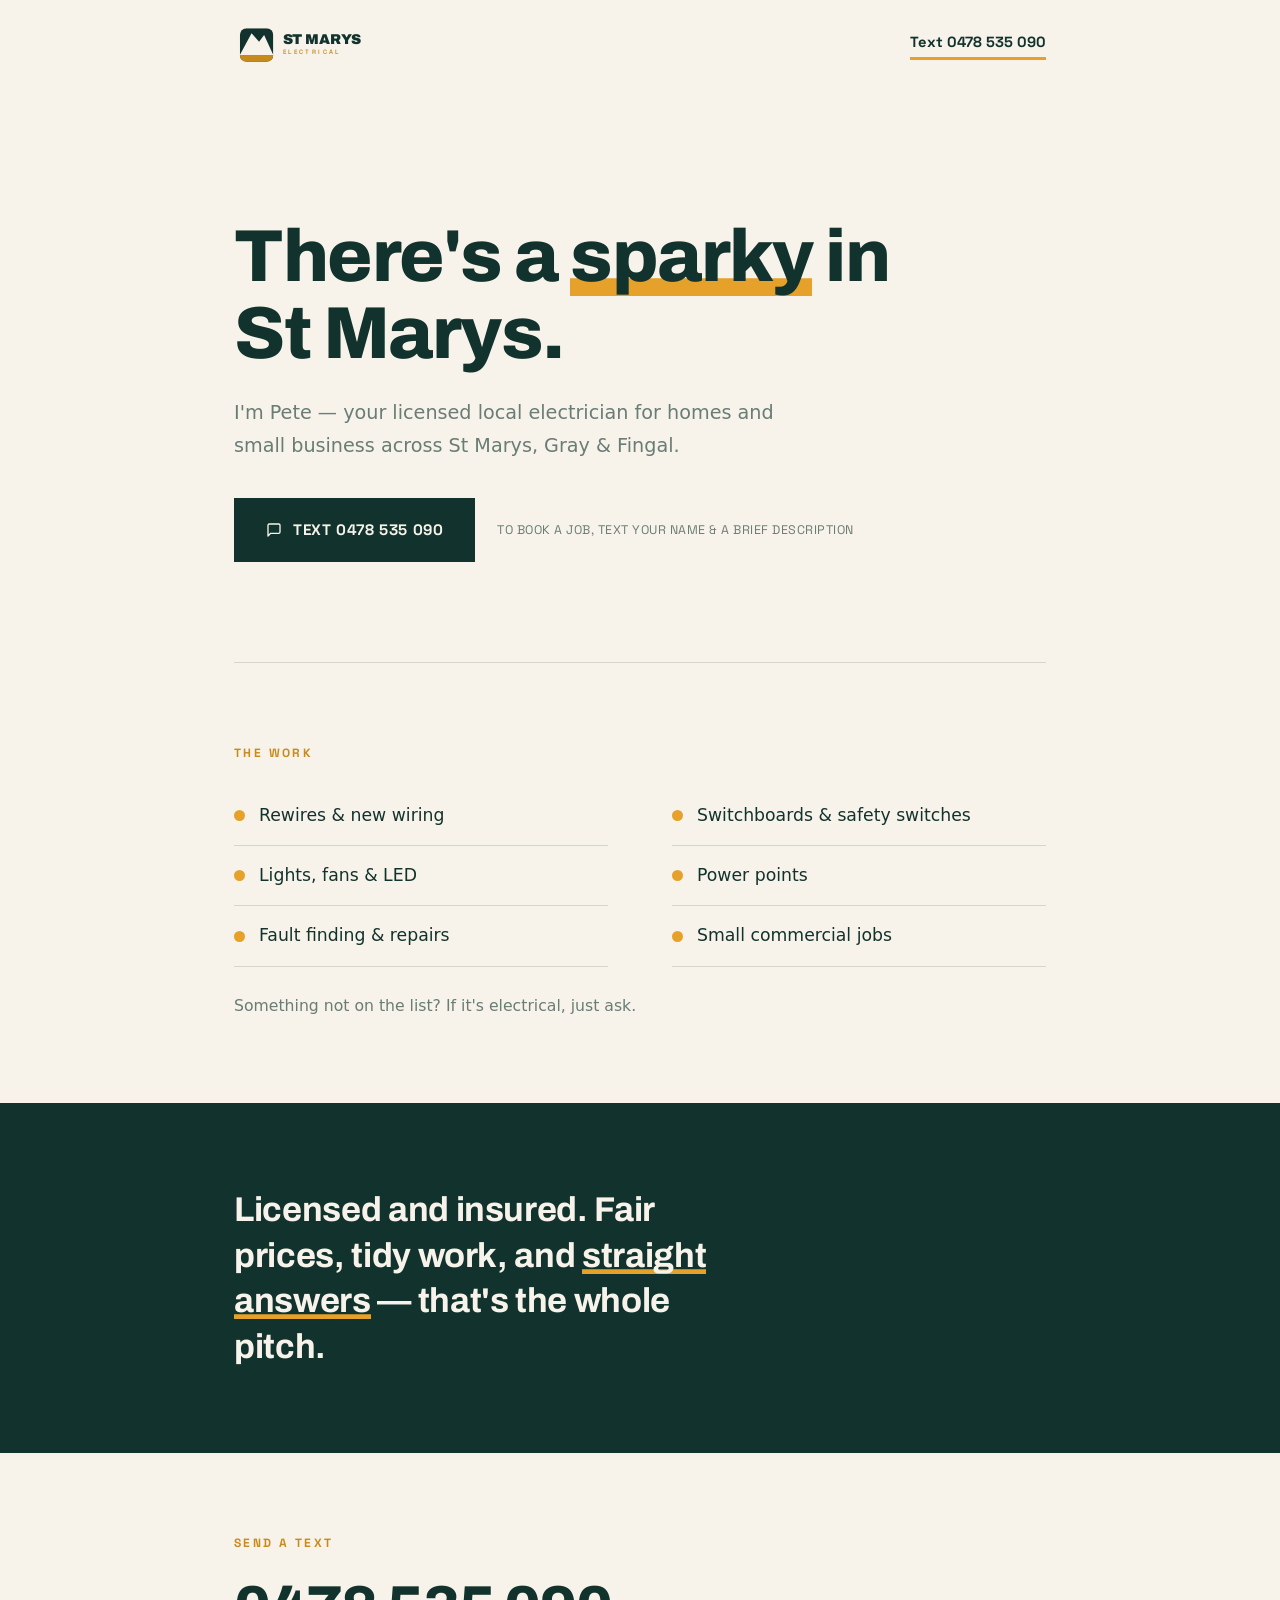
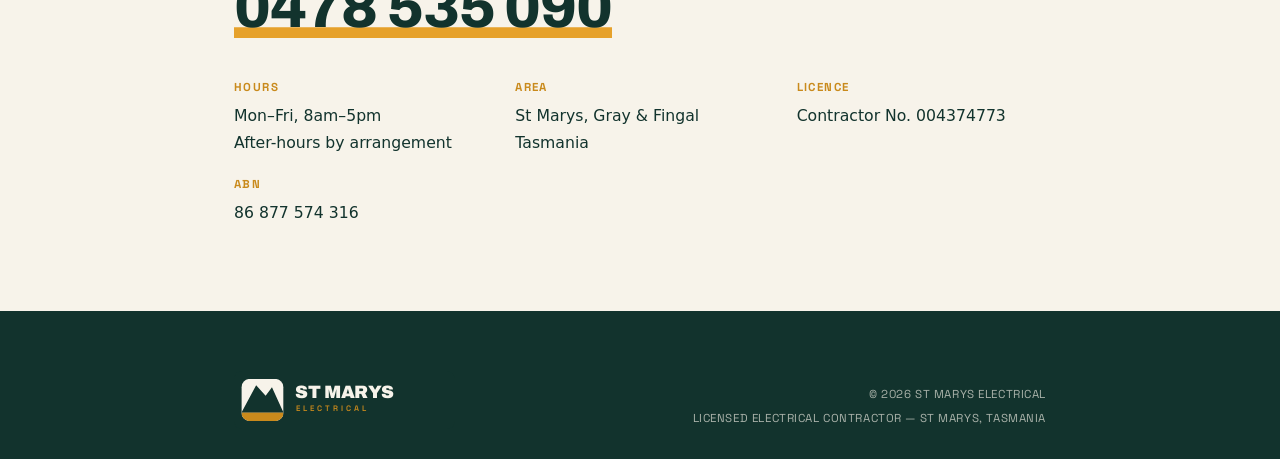
<file: index.html>
<!DOCTYPE html>
<html lang="en-AU">
<head>
  <meta charset="UTF-8" />
  <meta name="viewport" content="width=device-width, initial-scale=1.0" />
  <title>St Marys Electrical — Licensed Electrician, St Marys Tasmania</title>
  <meta name="description" content="St Marys Electrical — Pete, your licensed local electrician for St Marys, Gray & Fingal, Tasmania. Rewires, switchboards, lights, power points. Text for a quote." />
  <meta name="theme-color" content="#12332d" />
  <link rel="canonical" href="https://stmaryselectrical.au/" />

  <!-- Open Graph / social sharing -->
  <meta property="og:type" content="website" />
  <meta property="og:site_name" content="St Marys Electrical" />
  <meta property="og:title" content="St Marys Electrical — Licensed Electrician, St Marys Tasmania" />
  <meta property="og:description" content="Pete, your licensed local electrician for St Marys, Gray & Fingal, Tasmania. Text for a free quote." />
  <meta property="og:url" content="https://stmaryselectrical.au/" />
  <meta property="og:image" content="https://stmaryselectrical.au/assets/og-image.png" />
  <meta property="og:image:width" content="1200" />
  <meta property="og:image:height" content="630" />
  <meta property="og:locale" content="en_AU" />
  <meta name="twitter:card" content="summary_large_image" />
  <meta name="twitter:title" content="St Marys Electrical — Licensed Electrician" />
  <meta name="twitter:description" content="Licensed local electrician for St Marys, Gray & Fingal, Tasmania. Text for a free quote." />
  <meta name="twitter:image" content="https://stmaryselectrical.au/assets/og-image.png" />

  <link rel="icon" href="data:image/svg+xml,%3Csvg xmlns='http://www.w3.org/2000/svg' viewBox='0 0 80 80'%3E%3Crect width='80' height='80' rx='16' fill='%2312332d'/%3E%3CclipPath id='t'%3E%3Crect width='80' height='80' rx='16'/%3E%3C/clipPath%3E%3Cg clip-path='url(%23t)'%3E%3Cpath d='M0,64 L28,12 L46,32 L58,16 L80,64 Z' fill='%23f7f3ea'/%3E%3Crect x='0' y='64' width='80' height='16' fill='%23c98a1c'/%3E%3C/g%3E%3C/svg%3E" />
  <link rel="preconnect" href="https://fonts.googleapis.com" />
  <link rel="preconnect" href="https://fonts.gstatic.com" crossorigin />
  <link href="https://fonts.googleapis.com/css2?family=Archivo:wght@700;800;900&family=Space+Grotesk:wght@500;600;700&display=swap" rel="stylesheet" />
  <link rel="stylesheet" href="css/styles.css" />

  <script type="application/ld+json">
  {
    "@context": "https://schema.org",
    "@type": "Electrician",
    "@id": "https://stmaryselectrical.au/#business",
    "name": "St Marys Electrical",
    "priceRange": "$$",
    "description": "Licensed local electrician serving St Marys, Gray and Fingal, Tasmania — rewires, switchboards, lighting, power points, fault finding and small commercial work.",
    "url": "https://stmaryselectrical.au/",
    "logo": "https://stmaryselectrical.au/assets/logo/icon.png",
    "image": "https://stmaryselectrical.au/assets/og-image.png",
    "telephone": "+61478535090",
    "founder": { "@type": "Person", "name": "Peter Hammond" },
    "address": {
      "@type": "PostalAddress",
      "addressLocality": "Gray",
      "addressRegion": "TAS",
      "addressCountry": "AU"
    },
    "geo": {
      "@type": "GeoCoordinates",
      "latitude": -41.5793,
      "longitude": 148.1866
    },
    "areaServed": [
      { "@type": "City", "name": "St Marys, Tasmania" },
      { "@type": "City", "name": "Gray, Tasmania" },
      { "@type": "City", "name": "Fingal, Tasmania" }
    ],
    "openingHoursSpecification": [
      {
        "@type": "OpeningHoursSpecification",
        "dayOfWeek": ["Monday", "Tuesday", "Wednesday", "Thursday", "Friday"],
        "opens": "08:00",
        "closes": "17:00"
      }
    ]
  }
  </script>
</head>
<body>
  <a class="skip-link" href="#main">Skip to content</a>

  <header class="site-header">
    <div class="wrap">
      <a class="brand" href="#top" aria-label="St Marys Electrical — home">
        <svg class="brand-logo" xmlns="http://www.w3.org/2000/svg" viewBox="0 0 420 110" aria-hidden="true" focusable="false">
          <g transform="translate(14,15)"><svg width="80" height="80" viewBox="0 0 80 80"><rect width="80" height="80" rx="16" fill="#12332d"/><clipPath id="lph"><rect width="80" height="80" rx="16"/></clipPath><g clip-path="url(#lph)"><path d="M0,64 L28,12 L46,32 L58,16 L80,64 Z" fill="#f7f3ea"/><rect x="0" y="64" width="80" height="16" fill="#c98a1c"/></g></svg></g>
          <g transform="translate(116,22)"><text x="0" y="30" font-family="Archivo, sans-serif" font-weight="900" font-size="34" letter-spacing="-0.3" fill="#12332d">ST MARYS</text><text x="1" y="54" font-family="'Space Grotesk', sans-serif" font-weight="600" font-size="15" letter-spacing="5.7" fill="#c98a1c">ELECTRICAL</text></g>
        </svg>
      </a>
      <!-- Peter's mobile — text only -->
      <a class="header-tel" href="sms:+61478535090">Text 0478 535 090</a>
    </div>
  </header>

  <main id="main">

    <section class="hero" id="top">
      <div class="wrap">
        <h1>There's a <span class="u">sparky</span> in St&nbsp;Marys.</h1>
        <p class="lede">I'm Pete — your licensed local electrician for homes and small business across St&nbsp;Marys, Gray &amp; Fingal.</p>
        <div class="call-row">
          <!-- Peter's mobile — text only -->
          <a class="btn-call" href="sms:+61478535090">
            <svg viewBox="0 0 24 24" fill="none" stroke="currentColor" stroke-width="2" stroke-linecap="round" stroke-linejoin="round" aria-hidden="true"><path d="M21 15a2 2 0 0 1-2 2H7l-4 4V5a2 2 0 0 1 2-2h14a2 2 0 0 1 2 2z"/></svg>
            Text 0478 535 090
          </a>
          <p class="call-note">To book a job, text your name &amp; a brief description</p>
        </div>
      </div>
    </section>

    <div class="wrap"><hr class="rule" /></div>

    <section class="work">
      <div class="wrap">
        <h2 class="label">The work</h2>
        <ul class="work-list">
          <li>Rewires &amp; new wiring</li>
          <li>Switchboards &amp; safety switches</li>
          <li>Lights, fans &amp; LED</li>
          <li>Power points</li>
          <li>Fault finding &amp; repairs</li>
          <li>Small commercial jobs</li>
        </ul>
        <p class="work-note">Something not on the list? If it's electrical, just ask.</p>
      </div>
    </section>

    <section class="band">
      <div class="wrap">
        <p class="band-text">Licensed and insured. Fair prices, tidy work, and <span class="u-amber">straight answers</span> — that's the whole pitch.</p>
      </div>
    </section>

    <section class="contact" id="contact">
      <div class="wrap">
        <h2 class="label">Send a text</h2>
        <!-- Peter's mobile — text only -->
        <a class="tel-big" href="sms:+61478535090">0478 535 090</a>
        <dl class="meta">
          <div>
            <dt>Hours</dt>
            <dd>Mon–Fri, 8am–5pm<br />After-hours by arrangement</dd>
          </div>
          <div>
            <dt>Area</dt>
            <dd>St Marys, Gray &amp; Fingal<br />Tasmania</dd>
          </div>
          <div>
            <dt>Licence</dt>
            <!-- Contractor licence, from Peter's form -->
            <dd>Contractor No. 004374773</dd>
          </div>
          <div>
            <dt>ABN</dt>
            <dd>86 877 574 316</dd>
          </div>
        </dl>
      </div>
    </section>
  </main>

  <footer class="site-footer">
    <div class="wrap">
      <a class="brand" href="#top" aria-label="St Marys Electrical — home">
        <svg class="footer-logo" xmlns="http://www.w3.org/2000/svg" viewBox="0 0 420 110" aria-hidden="true" focusable="false">
          <rect width="420" height="110" fill="#12332d"/>
          <g transform="translate(14,15)"><svg width="80" height="80" viewBox="0 0 80 80"><rect width="80" height="80" rx="16" fill="#f7f3ea"/><clipPath id="lpf"><rect width="80" height="80" rx="16"/></clipPath><g clip-path="url(#lpf)"><path d="M0,64 L28,12 L46,32 L58,16 L80,64 Z" fill="#12332d"/><rect x="0" y="64" width="80" height="16" fill="#c98a1c"/></g></svg></g>
          <g transform="translate(116,22)"><text x="0" y="30" font-family="Archivo, sans-serif" font-weight="900" font-size="34" letter-spacing="-0.3" fill="#f7f3ea">ST MARYS</text><text x="1" y="54" font-family="'Space Grotesk', sans-serif" font-weight="600" font-size="15" letter-spacing="5.7" fill="#c98a1c">ELECTRICAL</text></g>
        </svg>
      </a>
      <div class="footer-legal">
        <span>&copy; <span id="year">2026</span> St Marys Electrical</span>
        <span>Licensed electrical contractor — St Marys, Tasmania</span>
      </div>
    </div>
  </footer>

  <script src="js/main.js"></script>
</body>
</html>
</file>
<file: css/styles.css>
/* ==========================================================================
   ELECTRICAL — ST MARYS  ·  v6 (official logo kit)
   One quiet page, built on Peter's designer logo kit.
   Brief (Peter): "far simpler and less trying to sell it — more just
   stating there's a sparky in town."
   ========================================================================== */

:root {
  /* Exact brand palette from the logo kit */
  --green: #12332d;
  --green-deep: #0d2620;
  --amber: #e6a12b;
  --amber-deep: #c98a1c;
  --cream: #f7f3ea;
  --cream-2: #ece6d5;

  --ink: #12332d;                       /* body text on cream */
  --dim: rgba(18, 51, 45, 0.62);
  --line: rgba(18, 51, 45, 0.15);
  --dim-on-green: rgba(247, 243, 234, 0.66);

  /* Brand fonts (from the kit) + system body */
  --display: "Archivo", system-ui, -apple-system, "Segoe UI", Roboto, sans-serif;
  --label: "Space Grotesk", system-ui, sans-serif;
  --body: system-ui, -apple-system, "Segoe UI", Roboto, Helvetica, Arial, sans-serif;
}

* { box-sizing: border-box; }

html { scroll-padding-top: 24px; }

@media (prefers-reduced-motion: no-preference) {
  html { scroll-behavior: smooth; }
}

body {
  margin: 0;
  background: var(--cream);
  color: var(--ink);
  font-family: var(--body);
  font-size: 1.06rem;
  line-height: 1.7;
  -webkit-font-smoothing: antialiased;
}

img, svg { max-width: 100%; display: block; }

h1, h2 {
  font-family: var(--display);
  font-weight: 800;
  letter-spacing: -0.02em;
  line-height: 1.04;
  margin: 0;
}

::selection { background: var(--amber); color: var(--green-deep); }

:focus-visible { outline: 3px solid var(--green); outline-offset: 3px; }
.site-footer :focus-visible,
.band :focus-visible { outline-color: var(--amber); }

.wrap {
  max-width: 900px;
  margin: 0 auto;
  padding-inline: clamp(20px, 5vw, 44px);
}

.skip-link {
  position: absolute;
  left: -9999px; top: 10px;
  background: var(--green);
  color: var(--cream);
  font-family: var(--label);
  font-size: 0.85rem;
  padding: 10px 16px;
  text-decoration: none;
  z-index: 10;
}
.skip-link:focus { left: 10px; }

/* ---------- Logo lockups ---------- */

.brand { display: inline-flex; text-decoration: none; }
.brand-logo { height: 46px; width: auto; display: block; }

/* ---------- Header ---------- */

.site-header { padding-block: 22px; }
.site-header .wrap {
  display: flex;
  align-items: center;
  justify-content: space-between;
  gap: 16px;
}

.header-tel {
  font-family: var(--label);
  font-size: 0.92rem;
  font-weight: 700;
  color: var(--green);
  text-decoration: none;
  border-bottom: 3px solid var(--amber);
  padding-bottom: 2px;
  white-space: nowrap;
}
.header-tel:hover { background: var(--amber); }

/* ---------- Hero ---------- */

.hero { padding-block: clamp(60px, 11vw, 128px) clamp(52px, 8vw, 100px); }

.hero h1 {
  font-size: clamp(2.5rem, 6.8vw, 4.6rem);
  color: var(--green);
  max-width: 15ch;
  margin-bottom: 26px;
}
.hero h1 .u { box-shadow: inset 0 -0.24em 0 var(--amber); }

.hero .lede {
  font-size: clamp(1.06rem, 1.5vw, 1.24rem);
  color: var(--dim);
  max-width: 46ch;
  margin: 0 0 36px;
}

.call-row { display: flex; align-items: center; gap: 22px; flex-wrap: wrap; }

.btn-call {
  display: inline-flex;
  align-items: center;
  gap: 11px;
  background: var(--green);
  color: var(--cream);
  font-family: var(--label);
  font-size: 0.95rem;
  font-weight: 700;
  letter-spacing: 0.04em;
  text-transform: uppercase;
  text-decoration: none;
  padding: 17px 30px;
  border: 2px solid var(--green);
  transition: background-color 0.15s ease, color 0.15s ease, border-color 0.15s ease;
}
.btn-call svg { width: 16px; height: 16px; }
.btn-call:hover { background: var(--amber); border-color: var(--amber); color: var(--green-deep); }

.call-note {
  font-family: var(--label);
  font-size: 0.78rem;
  letter-spacing: 0.04em;
  text-transform: uppercase;
  color: var(--dim);
  margin: 0;
}

/* ---------- Rules & labels ---------- */

.rule { border: 0; border-top: 1px solid var(--line); margin: 0; }

section { padding-block: clamp(46px, 8vw, 84px); }

.label {
  font-family: var(--label);
  font-size: 0.75rem;
  font-weight: 700;
  letter-spacing: 0.2em;
  text-transform: uppercase;
  color: var(--amber-deep);
  margin: 0 0 26px;
}

/* ---------- Work list ---------- */

.work-list {
  list-style: none;
  margin: 0;
  padding: 0;
  display: grid;
  grid-template-columns: 1fr 1fr;
  gap: 0 clamp(28px, 5vw, 64px);
}
.work-list li {
  display: flex;
  align-items: center;
  gap: 14px;
  padding-block: 15px;
  border-bottom: 1px solid var(--line);
  font-size: 1.08rem;
  font-weight: 500;
}
.work-list li::before {
  content: "";
  width: 11px; height: 11px;
  border-radius: 50%;
  background: var(--amber);
  flex-shrink: 0;
}
.work-note { margin: 26px 0 0; color: var(--dim); font-size: 0.98rem; }

/* ---------- Green band (the gist) ---------- */

.band { background: var(--green); color: var(--cream); }
.band-text {
  font-family: var(--display);
  font-size: clamp(1.4rem, 3.2vw, 2.15rem);
  font-weight: 700;
  line-height: 1.32;
  letter-spacing: -0.01em;
  max-width: 24ch;
  margin: 0;
}
.band-text .u-amber { box-shadow: inset 0 -0.14em 0 var(--amber); }

/* ---------- Contact ---------- */

.contact .tel-big {
  display: inline-block;
  font-family: var(--display);
  font-weight: 800;
  font-size: clamp(2.1rem, 6.2vw, 3.7rem);
  letter-spacing: -0.02em;
  line-height: 1.05;
  color: var(--green);
  text-decoration: none;
  box-shadow: inset 0 -0.18em 0 var(--amber);
  margin-bottom: 32px;
}
.contact .tel-big:hover { background: var(--amber); }

.meta {
  display: grid;
  grid-template-columns: repeat(auto-fit, minmax(200px, 1fr));
  gap: 18px 32px;
  margin: 8px 0 0;
}
.meta div { font-size: 0.98rem; }
.meta dt {
  font-family: var(--label);
  font-size: 0.72rem;
  font-weight: 700;
  letter-spacing: 0.12em;
  text-transform: uppercase;
  color: var(--amber-deep);
  margin: 0 0 6px;
}
.meta dd { margin: 0; }

/* ---------- Footer ---------- */

.site-footer {
  background: var(--green);
  color: var(--cream);
  padding-block: clamp(38px, 6vw, 60px) 30px;
}
.site-footer .wrap {
  display: flex;
  align-items: flex-end;
  justify-content: space-between;
  gap: 24px 32px;
  flex-wrap: wrap;
}
.footer-logo { height: 58px; width: auto; display: block; border-radius: 8px; }

.footer-legal {
  display: flex;
  flex-direction: column;
  gap: 5px;
  text-align: right;
  font-family: var(--label);
  font-size: 0.72rem;
  letter-spacing: 0.05em;
  text-transform: uppercase;
  color: var(--dim-on-green);
}

/* ---------- Responsive ---------- */

@media (max-width: 620px) {
  .brand-logo { height: 40px; }
  .work-list { grid-template-columns: 1fr; }
  .site-footer .wrap { flex-direction: column; align-items: flex-start; }
  .footer-legal { text-align: left; }
}
</file>
